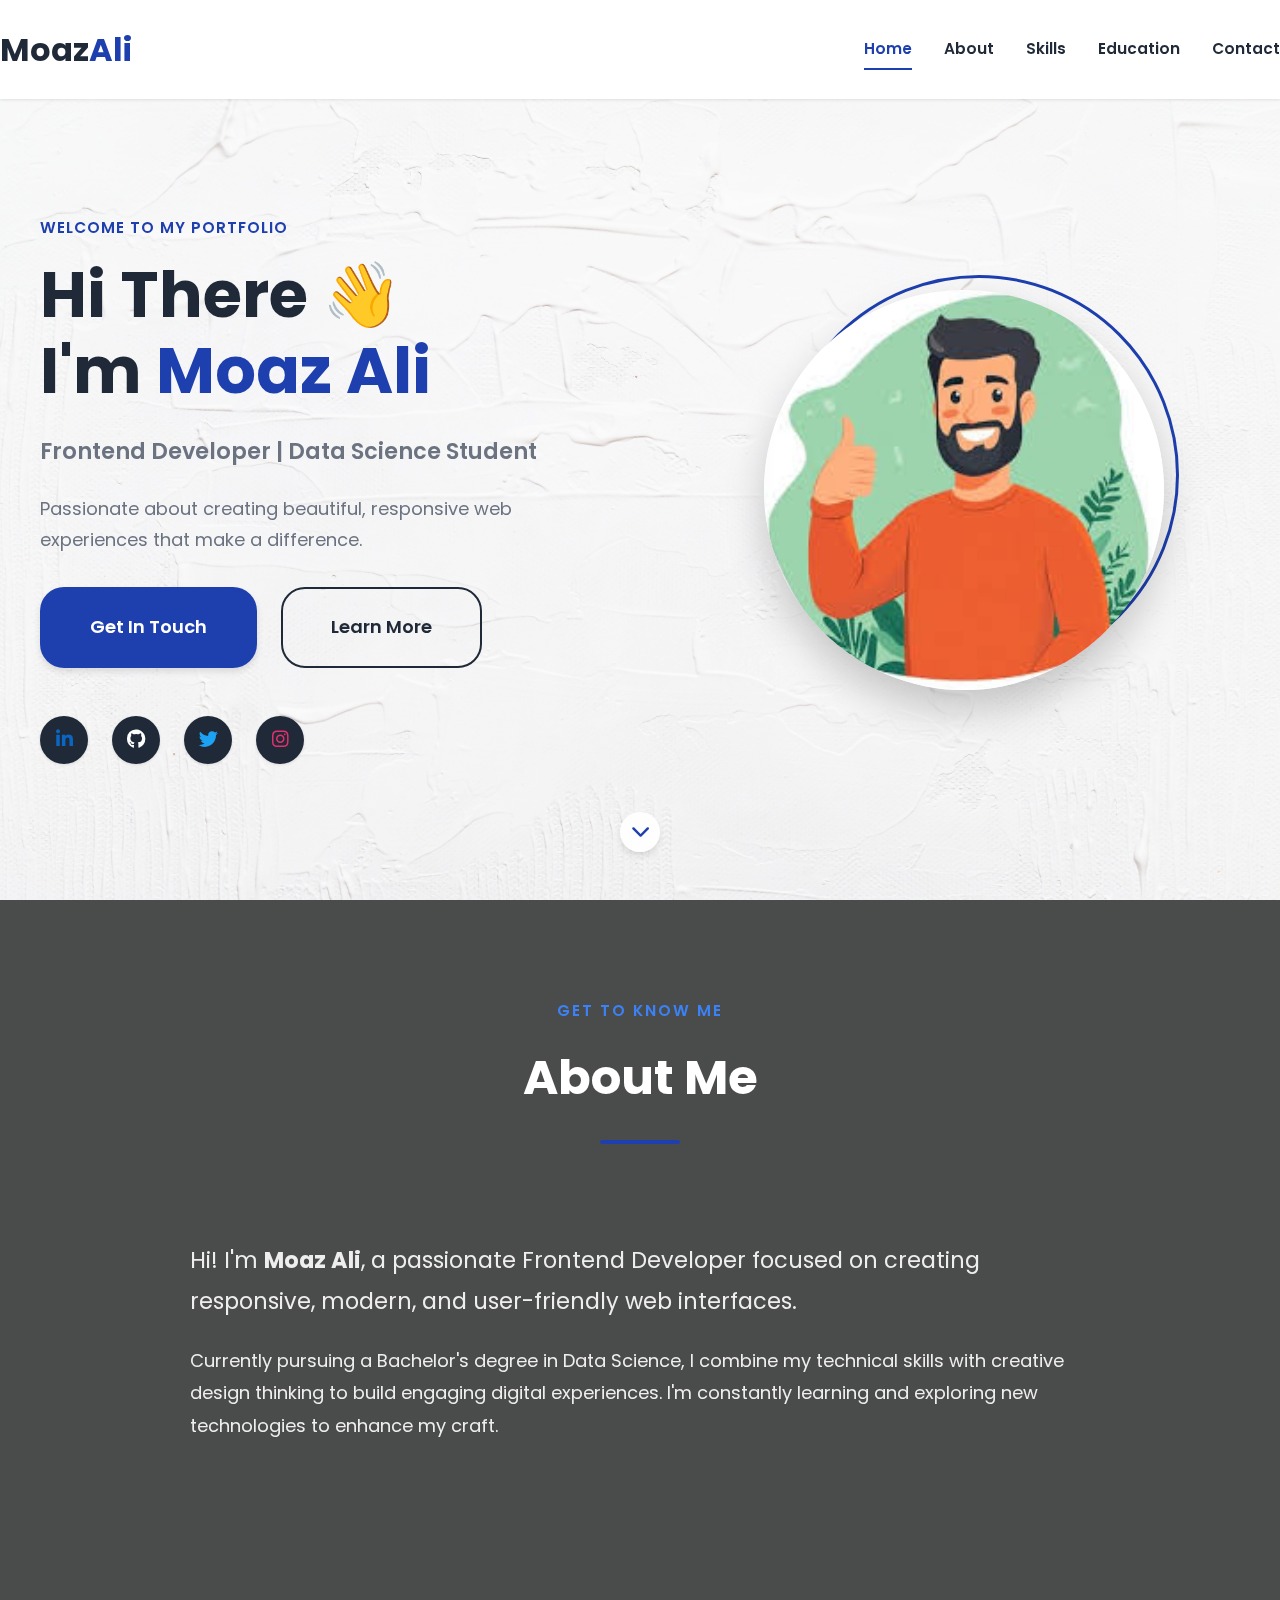
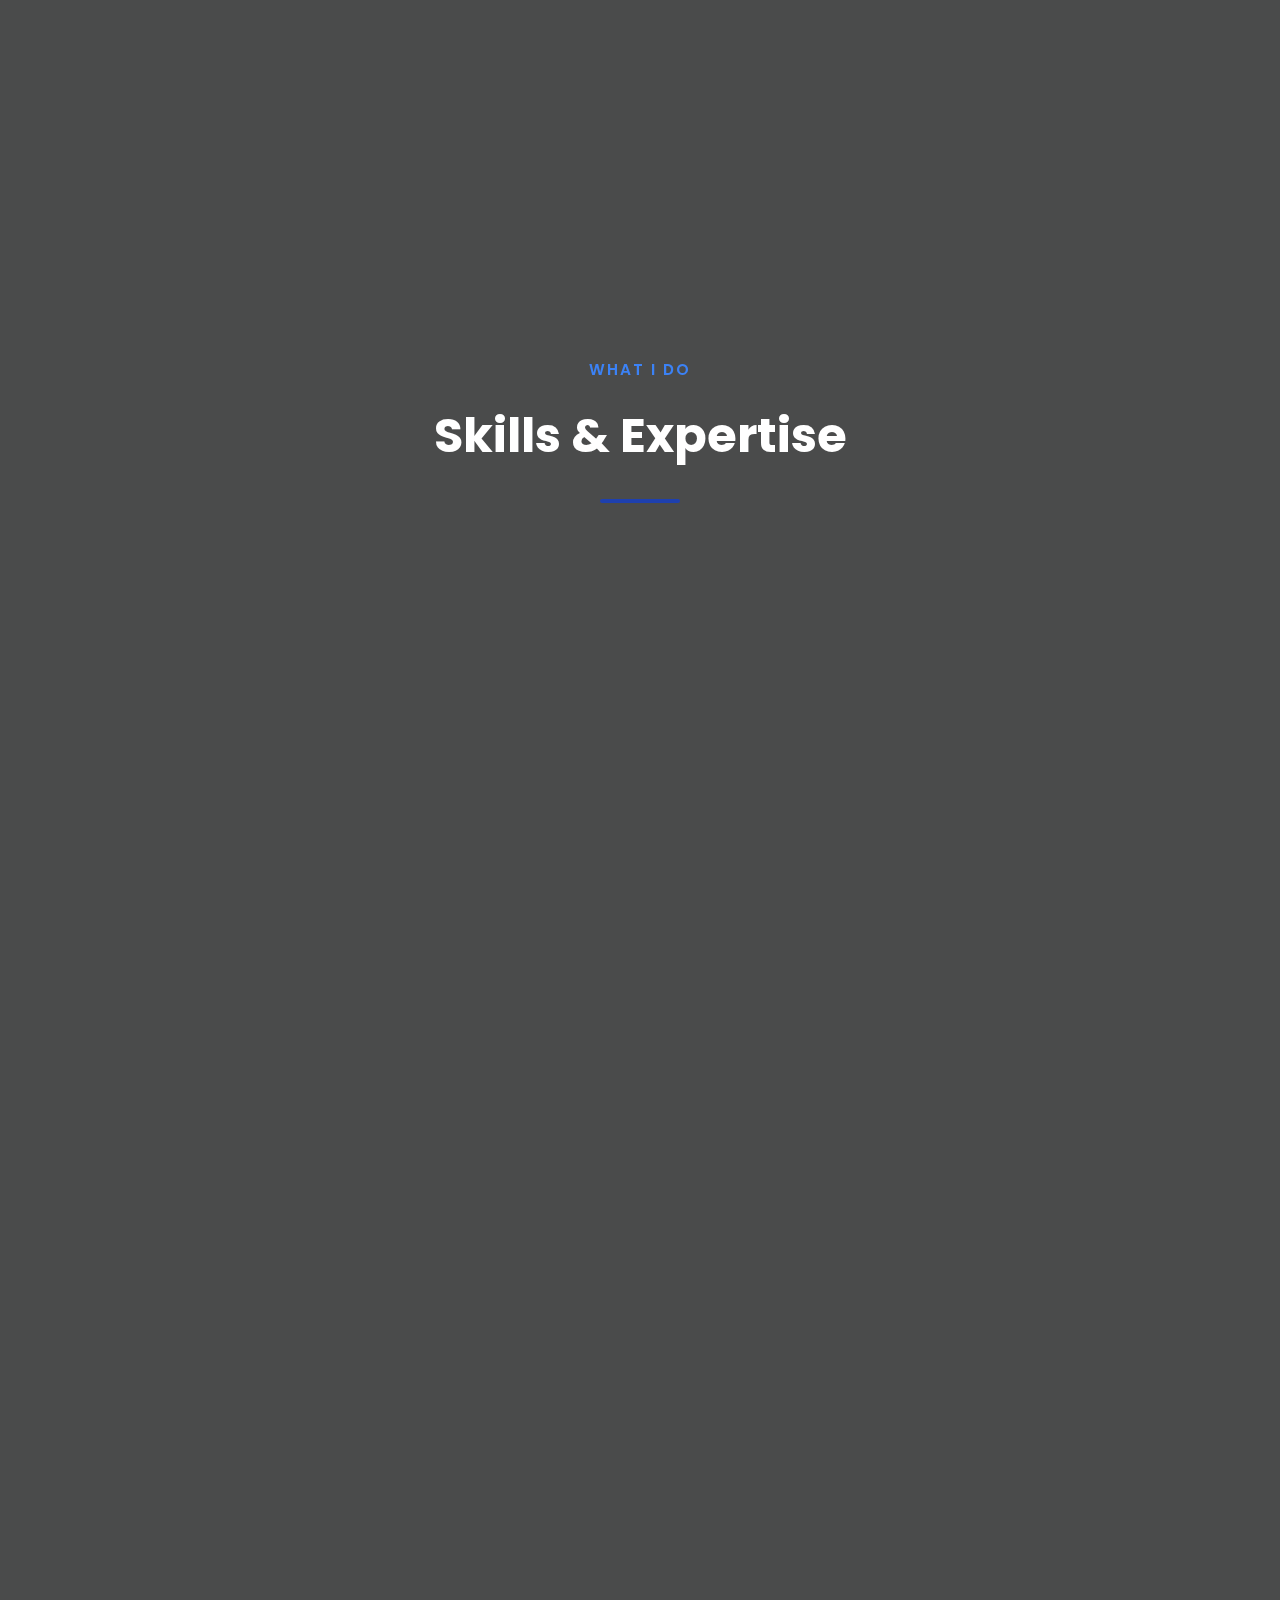
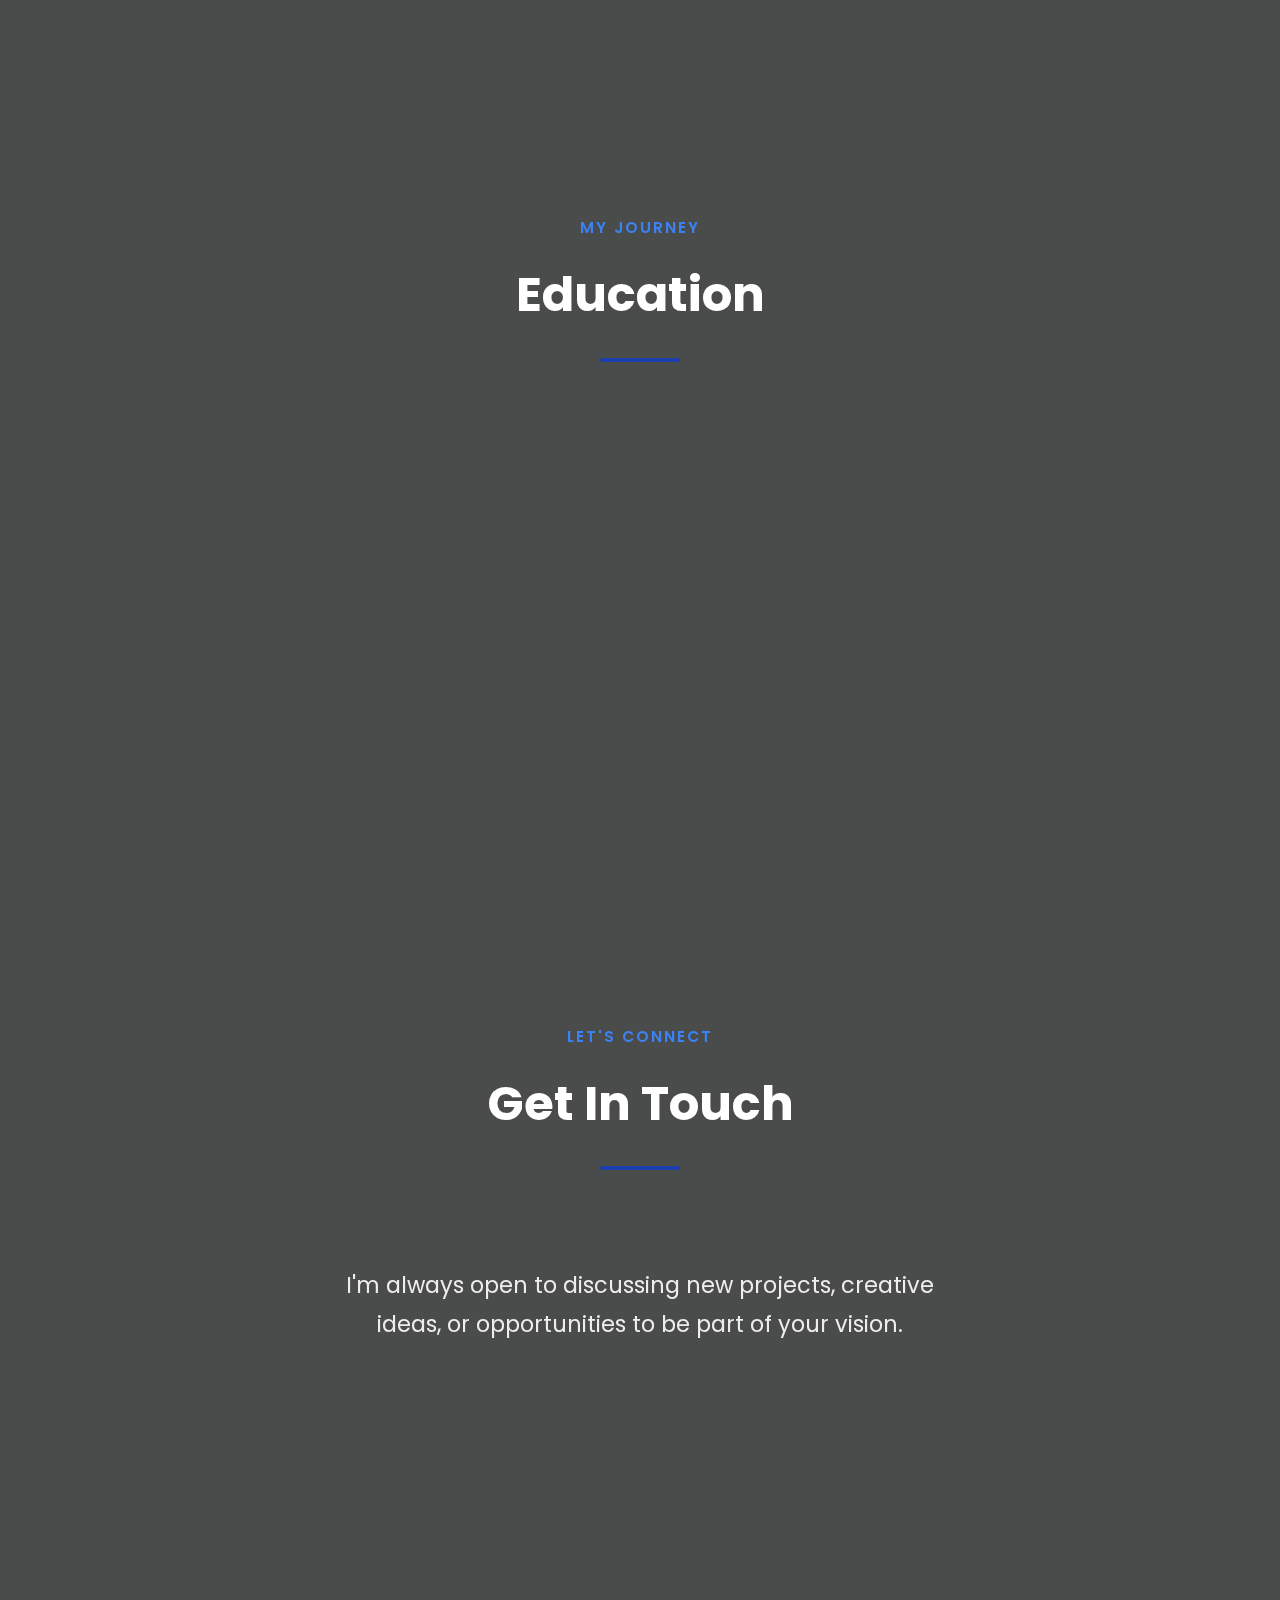
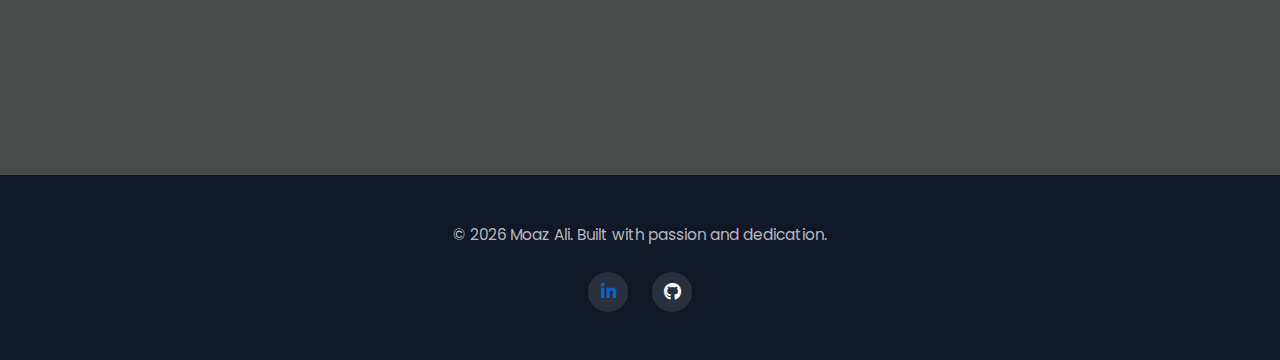
<file: index.html>
<!DOCTYPE html>
<html lang="en">

<head>
    <meta charset="UTF-8" />
    <meta name="viewport" content="width=device-width, initial-scale=1.0" />
    <meta name="description"
        content="Moaz Ali - Frontend Developer specializing in responsive, modern web interfaces. Portfolio showcasing skills in HTML, CSS, JavaScript, and Data Science.">
    <title>Moaz Ali | Frontend Developer Portfolio</title>

    <!-- Google Font -->
    <link href="https://fonts.googleapis.com/css2?family=Poppins:wght@300;400;600;700&display=swap" rel="stylesheet">

    <!-- Font Awesome -->
    <link rel="stylesheet" href="https://cdnjs.cloudflare.com/ajax/libs/font-awesome/6.5.1/css/all.min.css" />

    <!-- CSS -->
    <link rel="stylesheet" href="style.css" />
</head>

<body>
    <!-- Navbar -->
    <header id="navbar">
        <h2 class="logo">Moaz<span class="logo-accent">Ali</span></h2>
        <nav class="nav-links" id="navLinks">
            <a href="#home" class="active">Home</a>
            <a href="#about">About</a>
            <a href="#skills">Skills</a>
            <a href="#education">Education</a>
            <a href="#contact">Contact</a>
        </nav>
        <button class="menu-toggle" id="menuToggle" aria-label="Toggle navigation menu">
            <span></span>
            <span></span>
            <span></span>
        </button>
    </header>

    <!-- Hero Section -->
    <section class="hero" id="home">
        <div class="hero-content">
            <div class="info">
                <p class="greeting">Welcome to my portfolio</p>
                <h1 class="hero-title">
                    Hi There <span class="wave">👋</span><br />
                    I'm <span class="name-highlight">Moaz Ali</span>
                </h1>
                <p class="hero-subtitle">Frontend Developer | Data Science Student</p>
                <p class="hero-description">
                    Passionate about creating beautiful, responsive web experiences that make a difference.
                </p>
                <div class="hero-buttons">
                    <a href="#contact" class="btn btn-primary">Get In Touch</a>
                    <a href="#about" class="btn btn-secondary">Learn More</a>
                </div>
                <div class="socials">
                    <a href="https://www.linkedin.com/in/moaz-ali-313b68255/" target="_blank" rel="noopener noreferrer"
                        aria-label="LinkedIn Profile">
                        <i class="fab fa-linkedin-in"></i>
                    </a>
                    <a href="https://github.com/moazali-dev" target="_blank" rel="noopener noreferrer"
                        aria-label="GitHub Profile">
                        <i class="fab fa-github"></i>
                    </a>
                    <a href="#" aria-label="Twitter Profile">
                        <i class="fab fa-twitter"></i>
                    </a>
                    <a href="#" aria-label="Instagram Profile">
                        <i class="fab fa-instagram"></i>
                    </a>
                </div>
            </div>
            <div class="hero-img">
                <div class="img-wrapper">
                    <img src="images/hero.jpg" alt="Moaz Ali - Frontend Developer">
                    <div class="img-border"></div>
                </div>
            </div>
        </div>
        <div class="scroll-indicator">
            <a href="#about" aria-label="Scroll to about section">
                <i class="fas fa-chevron-down"></i>
            </a>
        </div>
    </section>

    <!-- Background -->
    <img src="images/b.jpg" class="bg" alt="" role="presentation">

    <!-- About Section -->
    <section id="about" class="about section-padding">
        <div class="container">
            <div class="section-header">
                <span class="section-tag">Get to know me</span>
                <h2 class="section-title">About Me</h2>
                <div class="title-underline"></div>
            </div>
            <div class="about-content">
                <div class="about-text">
                    <p class="about-intro">
                        Hi! I'm <strong>Moaz Ali</strong>, a passionate Frontend Developer focused on creating
                        responsive, modern, and user-friendly web interfaces.
                    </p>
                    <p>
                        Currently pursuing a Bachelor's degree in Data Science, I combine my technical skills
                        with creative design thinking to build engaging digital experiences. I'm constantly
                        learning and exploring new technologies to enhance my craft.
                    </p>
                    <div class="about-stats">
                        <div class="stat-item">
                            <i class="fas fa-code"></i>
                            <h3>10+</h3>
                            <p>Projects Completed</p>
                        </div>
                        <div class="stat-item">
                            <i class="fas fa-coffee"></i>
                            <h3>100+</h3>
                            <p>Cups of Coffee</p>
                        </div>
                        <div class="stat-item">
                            <i class="fas fa-lightbulb"></i>
                            <h3>∞</h3>
                            <p>Ideas Generated</p>
                        </div>
                    </div>
                </div>
            </div>
        </div>
    </section>

    <!-- Skills Section -->
    <section id="skills" class="skills section-padding">
        <div class="container">
            <div class="section-header">
                <span class="section-tag">What I do</span>
                <h2 class="section-title">Skills & Expertise</h2>
                <div class="title-underline"></div>
            </div>
            <div class="skills-grid">
                <div class="skill-card">
                    <div class="skill-icon">
                        <i class="fas fa-laptop-code"></i>
                    </div>
                    <h3>Frontend Development</h3>
                    <p>Building responsive and interactive user interfaces</p>
                    <div class="skill-tags">
                        <span class="tag">HTML5</span>
                        <span class="tag">CSS3</span>
                        <span class="tag">JavaScript</span>
                    </div>
                </div>
                <div class="skill-card">
                    <div class="skill-icon">
                        <i class="fas fa-database"></i>
                    </div>
                    <h3>Database Management</h3>
                    <p>Designing and managing robust database systems</p>
                    <div class="skill-tags">
                        <span class="tag">SQL</span>
                        <span class="tag">PostgreSQL</span>
                    </div>
                </div>
                <div class="skill-card">
                    <div class="skill-icon">
                        <i class="fas fa-brain"></i>
                    </div>
                    <h3>AI & Machine Learning</h3>
                    <p>Implementing intelligent solutions and models</p>
                    <div class="skill-tags">
                        <span class="tag">Machine Learning</span>
                        <span class="tag">YOLO</span>
                    </div>
                </div>
                <div class="skill-card">
                    <div class="skill-icon">
                        <i class="fas fa-tools"></i>
                    </div>
                    <h3>Development Tools</h3>
                    <p>Version control and development workflows</p>
                    <div class="skill-tags">
                        <span class="tag">Git</span>
                        <span class="tag">GitHub</span>
                        <span class="tag">Python</span>
                    </div>
                </div>
            </div>
        </div>
    </section>

    <!-- Education Section -->
    <section id="education" class="education section-padding">
        <div class="container">
            <div class="section-header">
                <span class="section-tag">My Journey</span>
                <h2 class="section-title">Education</h2>
                <div class="title-underline"></div>
            </div>
            <div class="education-content">
                <div class="education-card">
                    <div class="education-icon">
                        <i class="fas fa-graduation-cap"></i>
                    </div>
                    <div class="education-details">
                        <h3>Bachelor's in Data Science</h3>
                        <p class="institution">
                            <i class="fas fa-university"></i>
                            KFUEIT, Rahim Yar Khan
                        </p>
                        <p class="description">
                            Studying data science with a focus on machine learning, statistical analysis,
                            and web development. Building a strong foundation in both theoretical concepts
                            and practical applications.
                        </p>
                    </div>
                </div>
            </div>
        </div>
    </section>

    <!-- Contact Section -->
    <section id="contact" class="contact section-padding">
        <div class="container">
            <div class="section-header">
                <span class="section-tag">Let's connect</span>
                <h2 class="section-title">Get In Touch</h2>
                <div class="title-underline"></div>
            </div>
            <div class="contact-content">
                <p class="contact-intro">
                    I'm always open to discussing new projects, creative ideas, or opportunities to be part of your
                    vision.
                </p>
                <div class="contact-methods">
                    <a href="mailto:moazali916@gmail.com" class="contact-card">
                        <div class="contact-icon">
                            <i class="fas fa-envelope"></i>
                        </div>
                        <h3>Email</h3>
                        <p>moazali916@gmail.com</p>
                    </a>
                    <a href="https://www.linkedin.com/in/moaz-ali-313b68255/" target="_blank" rel="noopener noreferrer"
                        class="contact-card">
                        <div class="contact-icon">
                            <i class="fab fa-linkedin-in"></i>
                        </div>
                        <h3>LinkedIn</h3>
                        <p>Connect with me</p>
                    </a>
                    <a href="https://github.com/moazali-dev" target="_blank" rel="noopener noreferrer"
                        class="contact-card">
                        <div class="contact-icon">
                            <i class="fab fa-github"></i>
                        </div>
                        <h3>GitHub</h3>
                        <p>Check my projects</p>
                    </a>
                </div>
            </div>
        </div>
    </section>

    <!-- Footer -->
    <footer class="footer">
        <div class="container">
            <p>&copy; 2026 Moaz Ali. Built with passion and dedication.</p>
            <div class="footer-socials">
                <a href="https://www.linkedin.com/in/moaz-ali-313b68255/" target="_blank" rel="noopener noreferrer"
                    aria-label="LinkedIn">
                    <i class="fab fa-linkedin-in"></i>
                </a>
                <a href="https://github.com/moazali-dev" target="_blank" rel="noopener noreferrer" aria-label="GitHub">
                    <i class="fab fa-github"></i>
                </a>
            </div>
        </div>
    </footer>

    <!-- Scripts -->
    <script>
        // Mobile menu toggle
        const menuToggle = document.getElementById('menuToggle');
        const navLinks = document.getElementById('navLinks');

        menuToggle.addEventListener('click', () => {
            navLinks.classList.toggle('active');
            menuToggle.classList.toggle('active');
        });

        // Close menu when clicking a link
        document.querySelectorAll('.nav-links a').forEach(link => {
            link.addEventListener('click', () => {
                navLinks.classList.remove('active');
                menuToggle.classList.remove('active');
            });
        });

        // Active navbar on scroll
        const sections = document.querySelectorAll("section");
        const navItems = document.querySelectorAll(".nav-links a");

        window.addEventListener("scroll", () => {
            let current = "";

            sections.forEach(section => {
                const sectionTop = section.offsetTop;
                const sectionHeight = section.clientHeight;
                if (scrollY >= sectionTop - 150) {
                    current = section.getAttribute("id");
                }
            });

            navItems.forEach(link => {
                link.classList.remove("active");
                if (link.getAttribute("href") === "#" + current) {
                    link.classList.add("active");
                }
            });

            // Navbar background on scroll
            const navbar = document.getElementById('navbar');
            if (window.scrollY > 50) {
                navbar.classList.add('scrolled');
            } else {
                navbar.classList.remove('scrolled');
            }
        });

        // Smooth scroll for all anchor links
        document.querySelectorAll('a[href^="#"]').forEach(anchor => {
            anchor.addEventListener('click', function (e) {
                e.preventDefault();
                const target = document.querySelector(this.getAttribute('href'));
                if (target) {
                    target.scrollIntoView({
                        behavior: 'smooth',
                        block: 'start'
                    });
                }
            });
        });

        // Intersection Observer for fade-in animations
        const observerOptions = {
            threshold: 0.1,
            rootMargin: '0px 0px -50px 0px'
        };

        const observer = new IntersectionObserver((entries) => {
            entries.forEach(entry => {
                if (entry.isIntersecting) {
                    entry.target.classList.add('fade-in');
                }
            });
        }, observerOptions);

        document.querySelectorAll('.skill-card, .stat-item, .education-card, .contact-card').forEach(el => {
            observer.observe(el);
        });
    </script>
</body>

</html>
</file>
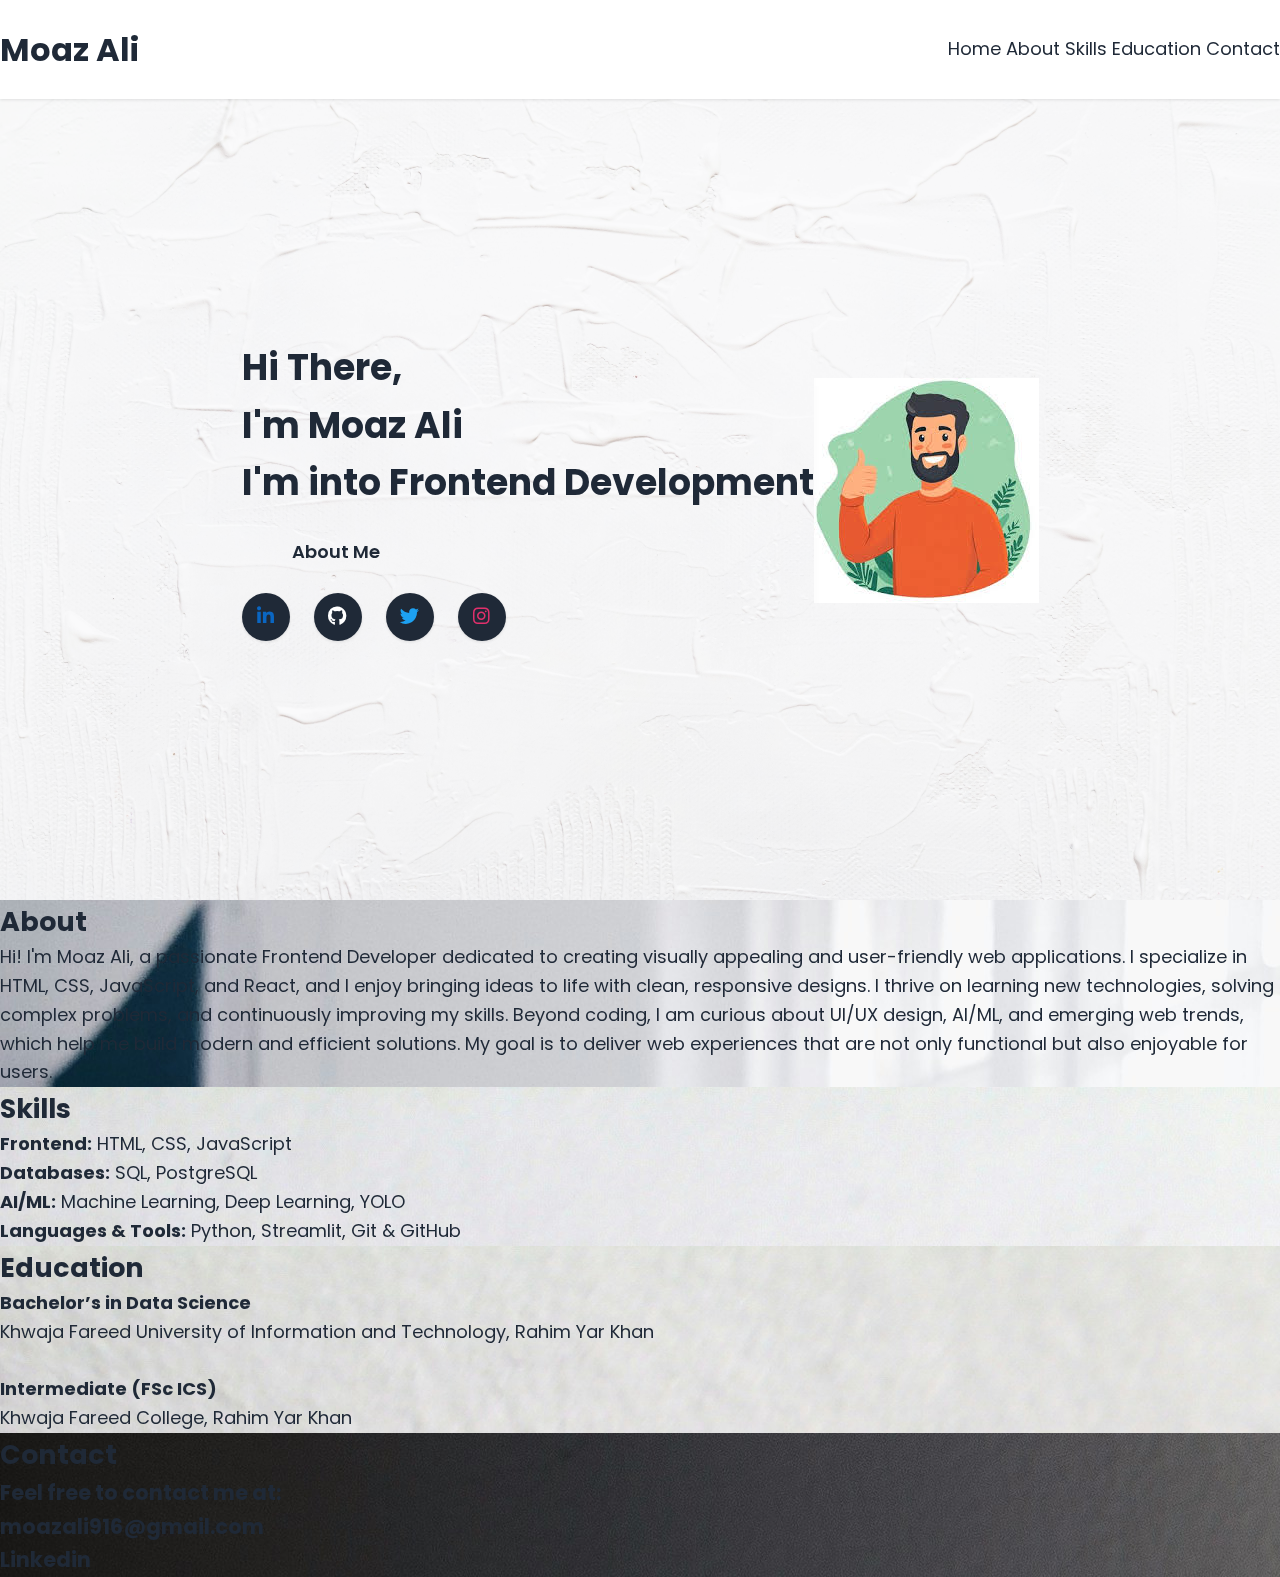
<file: portfolio.html>
<!DOCTYPE html>
<html lang="en">
<head>
    <meta charset="UTF-8" />
    <meta name="viewport" content="width=device-width, initial-scale=1.0" />
    <title>Moaz Ali Portfolio</title>
    
    <link href="https://fonts.googleapis.com/css2?family=Poppins:wght@400;600;700&display=swap" rel="stylesheet">
    
    <link rel="stylesheet" href="https://cdnjs.cloudflare.com/ajax/libs/font-awesome/6.5.1/css/all.min.css" />
    
    <link rel="stylesheet" href="style.css" />
</head>
<body>

    <header id="navbar">
        <h2 class="logo">Moaz Ali</h2>
        <nav>
            <a class="active" href="#home">Home</a>
            <a href="#about">About</a>
            <a href="#skills">Skills</a>
            <a href="#education">Education</a>
            <a href="#contact">Contact</a>
        </nav>
    </header>

    <section class="hero" id="home">
        <div class="info">
            <h1>
                Hi There,<br />
                I'm Moaz Ali<br />
                I'm into Frontend Development
            </h1>
            <a href="#about" class="btn">About Me</a>
            <div class="socials">
                <a href="https://www.linkedin.com/in/moaz-ali-313b68255/" target="_blank">
                    <i class="fab fa-linkedin-in"></i>
                </a>
                <a href="https://github.com/moazali-dev" target="_blank">
                    <i class="fab fa-github"></i>
                </a>
                <a href="https://twitter.com" target="_blank">
                    <i class="fab fa-twitter"></i>
                </a>
                <a href="https://instagram.com" target="_blank">
                    <i class="fab fa-instagram"></i>
                </a>
            </div>
        </div>

        <div class="hero-img">
            <img src="images/hero.jpg" alt="Portrait of Moaz Ali" />
        </div>
    </section>

    <img src="images/b.jpg" alt="background" class="bg" />

    <section id="about" class="about bg-sec">
        <h2>About</h2>
        
    <p>
        Hi! I'm Moaz Ali, a passionate Frontend Developer dedicated to creating visually appealing and user-friendly web applications.  
        I specialize in HTML, CSS, JavaScript, and React, and I enjoy bringing ideas to life with clean, responsive designs.  
        I thrive on learning new technologies, solving complex problems, and continuously improving my skills.  
        Beyond coding, I am curious about UI/UX design, AI/ML, and emerging web trends, which help me build modern and efficient solutions.  
        My goal is to deliver web experiences that are not only functional but also enjoyable for users.
    </p>

    </section>

    <section id="skills" class="skills bg-sec">
        <h2>Skills</h2>
        <p>
            <strong>Frontend:</strong> HTML, CSS, JavaScript <br>
            <strong>Databases:</strong> SQL, PostgreSQL <br>
            <strong>AI/ML:</strong> Machine Learning, Deep Learning, YOLO <br>
            <strong>Languages & Tools:</strong> Python, Streamlit, Git & GitHub
        </p>
    </section>

    <section id="education" class="education bg-sec">
        <h2>Education</h2>
        <p>
            <strong>Bachelor’s in Data Science</strong><br>
            Khwaja Fareed University of Information and Technology, Rahim Yar Khan<br><br>
            <strong>Intermediate (FSc ICS)</strong><br>
            Khwaja Fareed College, Rahim Yar Khan<br>
            
        </p>
    </section>

    <section id="contact" class="contact bg-sec">
        <h2>Contact</h2>
        <h3>Feel free to contact me at:<h3>

        <p>
            <a href="mailto:moazali916@email.com">moazali916@gmail.com</a><br>
            <a href="https://www.linkedin.com/in/moaz-ali-313b68255/">Linkedin</a><br>

        </p>
    </section>

</body>
</html>
</file>
<file: style.css>
/* ===================================
   CSS CUSTOM PROPERTIES
   =================================== */
:root {
    /* Colors */
    --primary-color: #1e40af;
    --primary-dark: #1e3a8a;
    --primary-light: #3b82f6;
    --secondary-color: #10b981;
    --accent-color: #f59e0b;
    
    --text-dark: #1f2937;
    --text-light: #6b7280;
    --text-white: #ffffff;
    
    --bg-white: #ffffff;
    --bg-light: #f9fafb;
    --bg-dark: #111827;
    
    --overlay-dark: rgba(0, 0, 0, 0.7);
    --overlay-light: rgba(255, 255, 255, 0.95);
    
    /* Spacing */
    --spacing-xs: 0.5rem;
    --spacing-sm: 1rem;
    --spacing-md: 1.5rem;
    --spacing-lg: 2rem;
    --spacing-xl: 3rem;
    --spacing-2xl: 4rem;
    --spacing-3xl: 6rem;
    
    /* Typography */
    --font-family: 'Poppins', sans-serif;
    --font-size-sm: clamp(0.875rem, 0.8rem + 0.2vw, 1rem);
    --font-size-base: clamp(1rem, 0.95rem + 0.25vw, 1.125rem);
    --font-size-lg: clamp(1.125rem, 1rem + 0.5vw, 1.5rem);
    --font-size-xl: clamp(1.5rem, 1.2rem + 1vw, 2rem);
    --font-size-2xl: clamp(2rem, 1.5rem + 2vw, 3rem);
    --font-size-3xl: clamp(2.5rem, 2rem + 2.5vw, 4rem);
    
    /* Borders & Shadows */
    --border-radius-sm: 0.5rem;
    --border-radius-md: 1rem;
    --border-radius-lg: 1.5rem;
    --border-radius-full: 50%;
    
    --shadow-sm: 0 1px 3px rgba(0, 0, 0, 0.1);
    --shadow-md: 0 4px 6px rgba(0, 0, 0, 0.1);
    --shadow-lg: 0 10px 25px rgba(0, 0, 0, 0.15);
    --shadow-xl: 0 20px 40px rgba(0, 0, 0, 0.2);
    
    /* Transitions */
    --transition-fast: 0.2s ease;
    --transition-base: 0.3s ease;
    --transition-slow: 0.5s ease;
    
    /* Z-index */
    --z-background: -1;
    --z-content: 1;
    --z-overlay: 10;
    --z-modal: 100;
    --z-navbar: 1000;
}

/* ===================================
   RESET & BASE STYLES
   =================================== */
*,
*::before,
*::after {
    margin: 0;
    padding: 0;
    box-sizing: border-box;
}

html {
    scroll-behavior: smooth;
    font-size: 16px;
}

body {
    font-family: var(--font-family);
    font-size: var(--font-size-base);
    line-height: 1.6;
    color: var(--text-dark);
    overflow-x: hidden;
    background-color: var(--bg-light);
}

img {
    max-width: 100%;
    height: auto;
    display: block;
}

a {
    text-decoration: none;
    color: inherit;
}

button {
    font-family: inherit;
    cursor: pointer;
    border: none;
    background: none;
}

/* Focus visible for accessibility */
*:focus-visible {
    outline: 2px solid var(--primary-color);
    outline-offset: 2px;
}

/* ===================================
   UTILITY CLASSES
   =================================== */
.container {
    max-width: 1200px;
    margin: 0 auto;
    padding: 0 var(--spacing-lg);
}

.section-padding {
    padding: var(--spacing-3xl) 0;
}

/* ===================================
   BACKGROUND IMAGE
   =================================== */
.bg {
    position: fixed;
    inset: 0;
    width: 100%;
    height: 100vh;
    object-fit: cover;
    z-index: var(--z-background);
    opacity: 0.3;
}

/* ===================================
   NAVBAR
   =================================== */
#navbar {
    position: fixed;
    top: 0;
    left: 0;
    right: 0;
    padding: var(--spacing-md) 0;
    display: flex;
    justify-content: space-between;
    align-items: center;
    background: var(--overlay-light);
    backdrop-filter: blur(10px);
    box-shadow: var(--shadow-sm);
    z-index: var(--z-navbar);
    transition: all var(--transition-base);
}

#navbar.scrolled {
    padding: var(--spacing-sm) 0;
    background: rgba(255, 255, 255, 0.98);
    box-shadow: var(--shadow-md);
}

#navbar .container {
    display: flex;
    justify-content: space-between;
    align-items: center;
    width: 100%;
}

.logo {
    font-size: var(--font-size-xl);
    font-weight: 700;
    color: var(--text-dark);
    transition: color var(--transition-base);
}

.logo-accent {
    color: var(--primary-color);
}

.logo:hover {
    color: var(--primary-color);
}

.nav-links {
    display: flex;
    gap: var(--spacing-lg);
    align-items: center;
}

.nav-links a {
    position: relative;
    color: var(--text-dark);
    font-weight: 600;
    font-size: var(--font-size-sm);
    padding: var(--spacing-xs) 0;
    transition: color var(--transition-base);
}

.nav-links a::after {
    content: "";
    position: absolute;
    left: 0;
    bottom: 0;
    width: 0;
    height: 2px;
    background: var(--primary-color);
    transition: width var(--transition-base);
}

.nav-links a:hover,
.nav-links a.active {
    color: var(--primary-color);
}

.nav-links a:hover::after,
.nav-links a.active::after {
    width: 100%;
}

/* Mobile Menu Toggle */
.menu-toggle {
    display: none;
    flex-direction: column;
    gap: 5px;
    padding: var(--spacing-xs);
    background: transparent;
    border: none;
    cursor: pointer;
    z-index: 1001;
}

.menu-toggle span {
    display: block;
    width: 25px;
    height: 3px;
    background: var(--text-dark);
    border-radius: 3px;
    transition: all var(--transition-base);
}

.menu-toggle.active span:nth-child(1) {
    transform: translateY(8px) rotate(45deg);
}

.menu-toggle.active span:nth-child(2) {
    opacity: 0;
}

.menu-toggle.active span:nth-child(3) {
    transform: translateY(-8px) rotate(-45deg);
}

/* ===================================
   HERO SECTION
   =================================== */
.hero {
    min-height: 100vh;
    display: flex;
    align-items: center;
    justify-content: center;
    padding: calc(80px + var(--spacing-xl)) var(--spacing-lg) var(--spacing-xl);
    position: relative;
}

.hero-content {
    max-width: 1200px;
    width: 100%;
    display: grid;
    grid-template-columns: 1fr 1fr;
    gap: var(--spacing-3xl);
    align-items: center;
}

.info {
    animation: fadeInLeft 1s ease;
}

.greeting {
    font-size: var(--font-size-sm);
    color: var(--primary-color);
    font-weight: 600;
    text-transform: uppercase;
    letter-spacing: 1px;
    margin-bottom: var(--spacing-sm);
}

.hero-title {
    font-size: var(--font-size-3xl);
    font-weight: 700;
    line-height: 1.2;
    color: var(--text-dark);
    margin-bottom: var(--spacing-md);
}

.wave {
    display: inline-block;
    animation: wave 2s ease-in-out infinite;
}

@keyframes wave {
    0%, 100% { transform: rotate(0deg); }
    25% { transform: rotate(20deg); }
    75% { transform: rotate(-20deg); }
}

.name-highlight {
    color: var(--primary-color);
    position: relative;
    display: inline-block;
}

.hero-subtitle {
    font-size: var(--font-size-lg);
    color: var(--text-light);
    font-weight: 600;
    margin-bottom: var(--spacing-md);
}

.hero-description {
    font-size: var(--font-size-base);
    color: var(--text-light);
    max-width: 500px;
    margin-bottom: var(--spacing-lg);
    line-height: 1.7;
}

/* Hero Buttons */
.hero-buttons {
    display: flex;
    gap: var(--spacing-md);
    flex-wrap: wrap;
    margin-bottom: var(--spacing-xl);
}

.btn {
    display: inline-flex;
    align-items: center;
    justify-content: center;
    padding: var(--spacing-md) var(--spacing-xl);
    border-radius: var(--border-radius-lg);
    font-weight: 600;
    font-size: var(--font-size-base);
    transition: all var(--transition-base);
    cursor: pointer;
    text-decoration: none;
    border: 2px solid transparent;
}

.btn-primary {
    background: var(--primary-color);
    color: var(--text-white);
    box-shadow: var(--shadow-md);
}

.btn-primary:hover {
    background: var(--primary-dark);
    transform: translateY(-2px);
    box-shadow: var(--shadow-lg);
}

.btn-secondary {
    background: transparent;
    color: var(--text-dark);
    border-color: var(--text-dark);
}

.btn-secondary:hover {
    background: var(--text-dark);
    color: var(--text-white);
    transform: translateY(-2px);
}

/* Social Icons */
.socials {
    display: flex;
    gap: var(--spacing-md);
    flex-wrap: wrap;
}

.socials a {
    width: 48px;
    height: 48px;
    background: var(--text-dark);
    border-radius: var(--border-radius-full);
    display: flex;
    align-items: center;
    justify-content: center;
    font-size: 1.2rem;
    transition: all var(--transition-base);
    box-shadow: var(--shadow-sm);
}

.socials a:hover {
    transform: translateY(-4px);
    box-shadow: var(--shadow-lg);
}

.fa-linkedin-in { color: #0a66c2; }
.fa-github { color: #ffffff; }
.fa-twitter { color: #1da1f2; }
.fa-instagram { color: #e1306c; }

/* Hero Image */
.hero-img {
    position: relative;
    display: flex;
    justify-content: center;
    animation: fadeInRight 1s ease;
}

.img-wrapper {
    position: relative;
    width: 100%;
    max-width: 400px;
}

.img-wrapper img {
    width: 100%;
    height: auto;
    border-radius: var(--border-radius-full);
    box-shadow: var(--shadow-xl);
    transition: all var(--transition-slow);
    position: relative;
    z-index: 2;
}

.img-wrapper:hover img {
    transform: scale(1.05);
}

.img-border {
    position: absolute;
    top: -15px;
    right: -15px;
    width: 100%;
    height: 100%;
    border: 3px solid var(--primary-color);
    border-radius: var(--border-radius-full);
    z-index: 1;
    transition: all var(--transition-base);
}

.img-wrapper:hover .img-border {
    top: -20px;
    right: -20px;
}

/* Scroll Indicator */
.scroll-indicator {
    position: absolute;
    bottom: var(--spacing-xl);
    left: 50%;
    transform: translateX(-50%);
    animation: bounce 2s ease-in-out infinite;
}

.scroll-indicator a {
    display: flex;
    align-items: center;
    justify-content: center;
    width: 40px;
    height: 40px;
    border-radius: var(--border-radius-full);
    background: rgba(255, 255, 255, 0.9);
    box-shadow: var(--shadow-md);
    color: var(--primary-color);
    font-size: 1.2rem;
}

@keyframes bounce {
    0%, 100% { transform: translateX(-50%) translateY(0); }
    50% { transform: translateX(-50%) translateY(-10px); }
}

/* ===================================
   SECTION STYLES
   =================================== */
.section-padding {
    position: relative;
    padding: var(--spacing-3xl) 0;
    background-size: cover;
    background-position: center;
    background-attachment: fixed;
}

.section-padding::before {
    content: "";
    position: absolute;
    inset: 0;
    background: var(--overlay-dark);
    z-index: 0;
}

.section-padding > * {
    position: relative;
    z-index: var(--z-content);
}

/* Section Backgrounds */
.about { background-image: url("images/about.jpg"); }
.skills { background-image: url("images/img4.jpg"); }
.education { background-image: url("images/img5.jpg"); }
.contact { background-image: url("images/img6.jpg"); }

/* Section Headers */
.section-header {
    text-align: center;
    margin-bottom: var(--spacing-3xl);
}

.section-tag {
    display: inline-block;
    font-size: var(--font-size-sm);
    color: var(--primary-light);
    font-weight: 600;
    text-transform: uppercase;
    letter-spacing: 2px;
    margin-bottom: var(--spacing-sm);
}

.section-title {
    font-size: var(--font-size-2xl);
    font-weight: 700;
    color: var(--text-white);
    margin-bottom: var(--spacing-md);
}

.title-underline {
    width: 80px;
    height: 4px;
    background: var(--primary-color);
    margin: 0 auto;
    border-radius: 2px;
}

/* ===================================
   ABOUT SECTION
   =================================== */
.about-content {
    max-width: 900px;
    margin: 0 auto;
}

.about-text {
    color: var(--text-white);
}

.about-intro {
    font-size: var(--font-size-lg);
    margin-bottom: var(--spacing-lg);
    line-height: 1.7;
}

.about-text p {
    margin-bottom: var(--spacing-md);
    line-height: 1.8;
    opacity: 0.9;
}

.about-stats {
    display: grid;
    grid-template-columns: repeat(auto-fit, minmax(150px, 1fr));
    gap: var(--spacing-lg);
    margin-top: var(--spacing-2xl);
}

.stat-item {
    text-align: center;
    padding: var(--spacing-lg);
    background: rgba(255, 255, 255, 0.1);
    border-radius: var(--border-radius-md);
    backdrop-filter: blur(10px);
    transition: all var(--transition-base);
    opacity: 0;
    transform: translateY(20px);
}

.stat-item.fade-in {
    opacity: 1;
    transform: translateY(0);
}

.stat-item:hover {
    background: rgba(255, 255, 255, 0.15);
    transform: translateY(-5px);
}

.stat-item i {
    font-size: 2.5rem;
    color: var(--primary-light);
    margin-bottom: var(--spacing-sm);
}

.stat-item h3 {
    font-size: var(--font-size-2xl);
    font-weight: 700;
    color: var(--text-white);
    margin-bottom: var(--spacing-xs);
}

.stat-item p {
    font-size: var(--font-size-sm);
    color: rgba(255, 255, 255, 0.8);
}

/* ===================================
   SKILLS SECTION
   =================================== */
.skills-grid {
    display: grid;
    grid-template-columns: repeat(auto-fit, minmax(280px, 1fr));
    gap: var(--spacing-xl);
    max-width: 1000px;
    margin: 0 auto;
}

.skill-card {
    background: rgba(255, 255, 255, 0.1);
    backdrop-filter: blur(10px);
    padding: var(--spacing-xl);
    border-radius: var(--border-radius-lg);
    border: 1px solid rgba(255, 255, 255, 0.1);
    transition: all var(--transition-base);
    opacity: 0;
    transform: translateY(30px);
}

.skill-card.fade-in {
    opacity: 1;
    transform: translateY(0);
}

.skill-card:hover {
    background: rgba(255, 255, 255, 0.15);
    transform: translateY(-10px);
    box-shadow: var(--shadow-xl);
    border-color: rgba(255, 255, 255, 0.2);
}

.skill-icon {
    width: 70px;
    height: 70px;
    background: var(--primary-color);
    border-radius: var(--border-radius-md);
    display: flex;
    align-items: center;
    justify-content: center;
    font-size: 2rem;
    color: var(--text-white);
    margin-bottom: var(--spacing-lg);
    transition: all var(--transition-base);
}

.skill-card:hover .skill-icon {
    transform: scale(1.1) rotate(5deg);
}

.skill-card h3 {
    font-size: var(--font-size-lg);
    color: var(--text-white);
    margin-bottom: var(--spacing-sm);
    font-weight: 600;
}

.skill-card > p {
    color: rgba(255, 255, 255, 0.8);
    margin-bottom: var(--spacing-md);
    line-height: 1.6;
}

.skill-tags {
    display: flex;
    flex-wrap: wrap;
    gap: var(--spacing-xs);
    margin-top: var(--spacing-md);
}

.tag {
    display: inline-block;
    padding: var(--spacing-xs) var(--spacing-md);
    background: rgba(255, 255, 255, 0.2);
    border-radius: var(--border-radius-sm);
    font-size: var(--font-size-sm);
    color: var(--text-white);
    font-weight: 500;
    transition: all var(--transition-fast);
}

.tag:hover {
    background: var(--primary-color);
    transform: scale(1.05);
}

/* ===================================
   EDUCATION SECTION
   =================================== */
.education-content {
    max-width: 800px;
    margin: 0 auto;
}

.education-card {
    background: rgba(255, 255, 255, 0.1);
    backdrop-filter: blur(10px);
    padding: var(--spacing-2xl);
    border-radius: var(--border-radius-lg);
    border: 1px solid rgba(255, 255, 255, 0.1);
    display: flex;
    gap: var(--spacing-xl);
    transition: all var(--transition-base);
    opacity: 0;
    transform: translateY(30px);
}

.education-card.fade-in {
    opacity: 1;
    transform: translateY(0);
}

.education-card:hover {
    background: rgba(255, 255, 255, 0.15);
    transform: translateY(-5px);
    box-shadow: var(--shadow-xl);
}

.education-icon {
    flex-shrink: 0;
    width: 80px;
    height: 80px;
    background: var(--primary-color);
    border-radius: var(--border-radius-md);
    display: flex;
    align-items: center;
    justify-content: center;
    font-size: 2.5rem;
    color: var(--text-white);
}

.education-details h3 {
    font-size: var(--font-size-xl);
    color: var(--text-white);
    margin-bottom: var(--spacing-sm);
    font-weight: 700;
}

.institution {
    display: flex;
    align-items: center;
    gap: var(--spacing-sm);
    color: var(--primary-light);
    font-weight: 600;
    margin-bottom: var(--spacing-md);
    font-size: var(--font-size-base);
}

.institution i {
    font-size: 1.2rem;
}

.description {
    color: rgba(255, 255, 255, 0.85);
    line-height: 1.7;
}

/* ===================================
   CONTACT SECTION
   =================================== */
.contact-intro {
    text-align: center;
    font-size: var(--font-size-lg);
    color: rgba(255, 255, 255, 0.9);
    max-width: 600px;
    margin: 0 auto var(--spacing-2xl);
    line-height: 1.7;
}

.contact-methods {
    display: grid;
    grid-template-columns: repeat(auto-fit, minmax(250px, 1fr));
    gap: var(--spacing-xl);
    max-width: 900px;
    margin: 0 auto;
}

.contact-card {
    background: rgba(255, 255, 255, 0.1);
    backdrop-filter: blur(10px);
    padding: var(--spacing-xl);
    border-radius: var(--border-radius-lg);
    border: 1px solid rgba(255, 255, 255, 0.1);
    text-align: center;
    transition: all var(--transition-base);
    cursor: pointer;
    opacity: 0;
    transform: translateY(30px);
}

.contact-card.fade-in {
    opacity: 1;
    transform: translateY(0);
}

.contact-card:hover {
    background: rgba(255, 255, 255, 0.15);
    transform: translateY(-10px);
    box-shadow: var(--shadow-xl);
    border-color: var(--primary-color);
}

.contact-icon {
    width: 70px;
    height: 70px;
    background: var(--primary-color);
    border-radius: var(--border-radius-full);
    display: flex;
    align-items: center;
    justify-content: center;
    font-size: 2rem;
    color: var(--text-white);
    margin: 0 auto var(--spacing-md);
    transition: all var(--transition-base);
}

.contact-card:hover .contact-icon {
    transform: scale(1.1) rotate(5deg);
}

.contact-card h3 {
    font-size: var(--font-size-lg);
    color: var(--text-white);
    margin-bottom: var(--spacing-sm);
    font-weight: 600;
}

.contact-card p {
    color: rgba(255, 255, 255, 0.8);
    font-size: var(--font-size-base);
}

/* ===================================
   FOOTER
   =================================== */
.footer {
    background: var(--bg-dark);
    color: var(--text-white);
    padding: var(--spacing-xl) 0;
    text-align: center;
}

.footer .container {
    display: flex;
    flex-direction: column;
    align-items: center;
    gap: var(--spacing-md);
}

.footer p {
    color: rgba(255, 255, 255, 0.7);
    font-size: var(--font-size-sm);
}

.footer-socials {
    display: flex;
    gap: var(--spacing-md);
}

.footer-socials a {
    width: 40px;
    height: 40px;
    background: rgba(255, 255, 255, 0.1);
    border-radius: var(--border-radius-full);
    display: flex;
    align-items: center;
    justify-content: center;
    font-size: 1.1rem;
    transition: all var(--transition-base);
}

.footer-socials a:hover {
    background: var(--primary-color);
    transform: translateY(-3px);
}

/* ===================================
   ANIMATIONS
   =================================== */
@keyframes fadeInLeft {
    from {
        opacity: 0;
        transform: translateX(-50px);
    }
    to {
        opacity: 1;
        transform: translateX(0);
    }
}

@keyframes fadeInRight {
    from {
        opacity: 0;
        transform: translateX(50px);
    }
    to {
        opacity: 1;
        transform: translateX(0);
    }
}

/* ===================================
   RESPONSIVE DESIGN
   =================================== */

/* Tablet (768px and below) */
@media (max-width: 768px) {
    :root {
        --spacing-xl: 2rem;
        --spacing-2xl: 3rem;
        --spacing-3xl: 4rem;
    }
    
    .container {
        padding: 0 var(--spacing-md);
    }
    
    /* Navbar Mobile */
    #navbar {
        padding: var(--spacing-sm) 0;
    }
    
    .menu-toggle {
        display: flex;
    }
    
    .nav-links {
        position: fixed;
        top: 0;
        right: -100%;
        width: 70%;
        max-width: 300px;
        height: 100vh;
        background: rgba(255, 255, 255, 0.98);
        backdrop-filter: blur(10px);
        flex-direction: column;
        align-items: flex-start;
        padding: calc(80px + var(--spacing-lg)) var(--spacing-xl);
        gap: var(--spacing-lg);
        box-shadow: var(--shadow-xl);
        transition: right var(--transition-base);
    }
    
    .nav-links.active {
        right: 0;
    }
    
    .nav-links a {
        font-size: var(--font-size-base);
    }
    
    /* Hero Mobile */
    .hero-content {
        grid-template-columns: 1fr;
        gap: var(--spacing-xl);
        text-align: center;
    }
    
    .hero-img {
        order: -1;
    }
    
    .img-wrapper {
        max-width: 280px;
    }
    
    .hero-description {
        margin-left: auto;
        margin-right: auto;
    }
    
    .hero-buttons {
        justify-content: center;
    }
    
    .socials {
        justify-content: center;
    }
    
    /* Sections Mobile */
    .section-padding {
        padding: var(--spacing-2xl) 0;
        background-attachment: scroll;
    }
    
    .skills-grid {
        grid-template-columns: 1fr;
    }
    
    .education-card {
        flex-direction: column;
        text-align: center;
        padding: var(--spacing-xl);
    }
    
    .education-icon {
        margin: 0 auto var(--spacing-md);
    }
    
    .institution {
        justify-content: center;
    }
    
    .contact-methods {
        grid-template-columns: 1fr;
    }
}

/* Mobile (480px and below) */
@media (max-width: 480px) {
    :root {
        --spacing-lg: 1.5rem;
        --spacing-xl: 1.75rem;
        --spacing-2xl: 2.5rem;
        --spacing-3xl: 3rem;
    }
    
    .hero-buttons {
        flex-direction: column;
        width: 100%;
    }
    
    .btn {
        width: 100%;
        max-width: 300px;
    }
    
    .about-stats {
        grid-template-columns: 1fr;
    }
    
    .skill-card {
        padding: var(--spacing-lg);
    }
    
    .footer .container {
        padding: 0 var(--spacing-md);
    }
}

/* Large Desktop (1440px and above) */
@media (min-width: 1440px) {
    .container {
        max-width: 1400px;
    }
    
    .hero-content {
        max-width: 1400px;
    }
}
</file>
